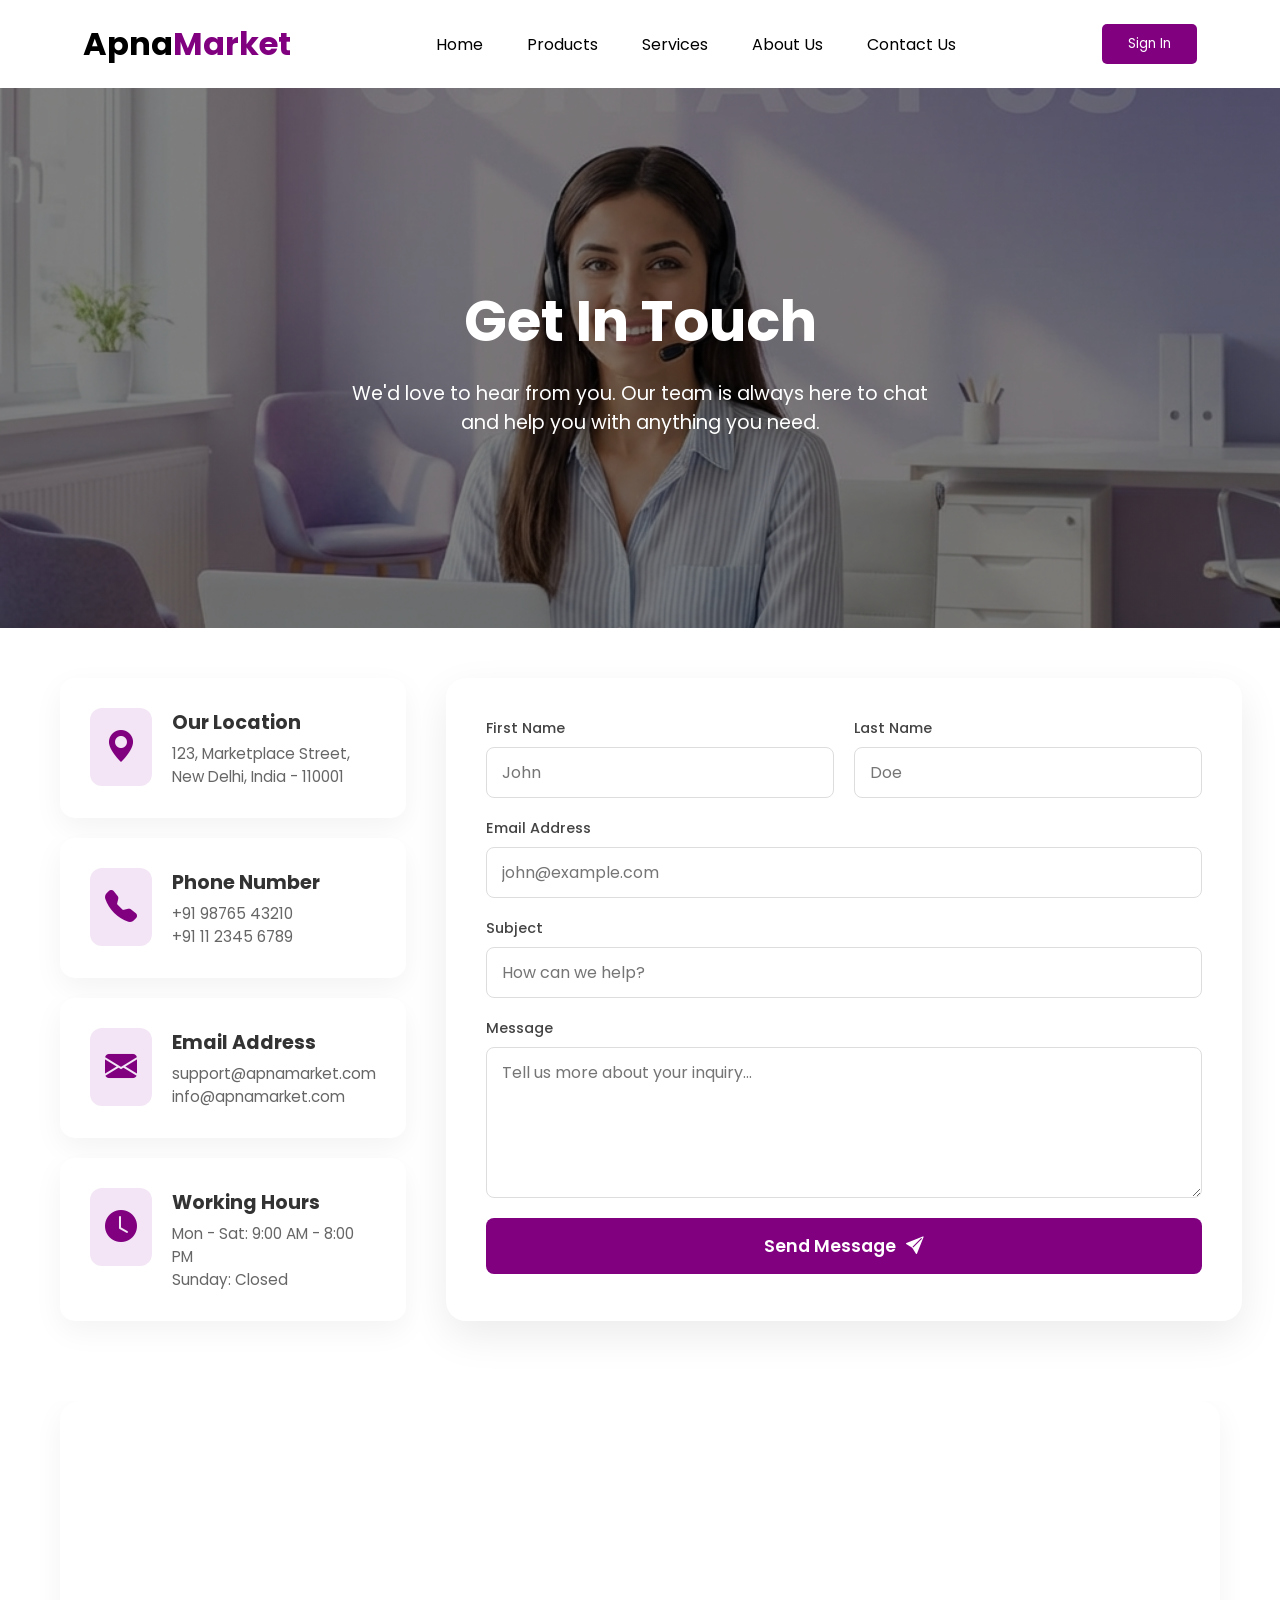
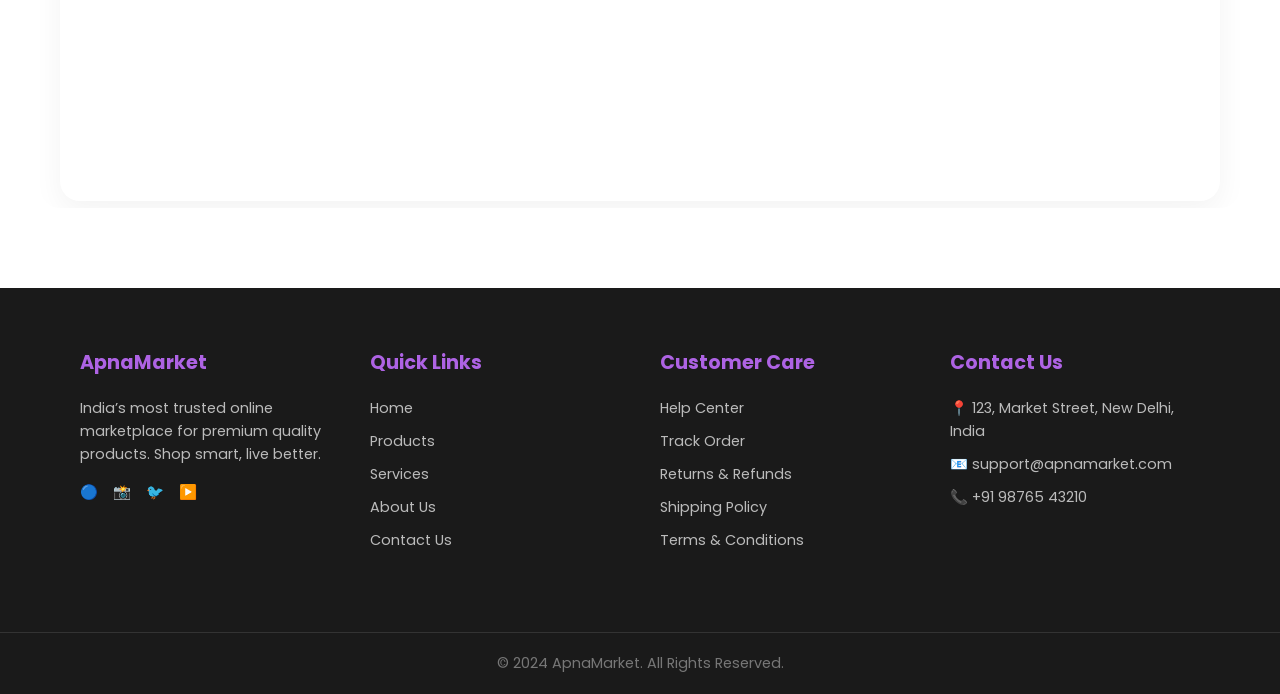
<file: contact.html>
<!DOCTYPE html>
<html lang="en">

<head>
    <meta charset="UTF-8">
    <meta name="viewport" content="width=device-width, initial-scale=1.0">
    <title>ApnaMarket – Contact Us</title>
    <link rel="stylesheet" href="./style.css">
    <link rel="stylesheet" href="https://cdn.jsdelivr.net/npm/bootstrap-icons@1.13.1/font/bootstrap-icons.min.css">
</head>

<body>
    <header>
        <div class="logo">
            <h1>Apna<span>Market</span></h1>
        </div>
        <div class="nav-links">
            <a href="./index.html">Home</a>
            <a href="./product.html">Products</a>
            <a href="./services.html">Services</a>
            <a href="./about.html">About Us</a>
            <a href="./contact.html">Contact Us</a>
        </div>
        <div class="btn-group">
            <button>Sign In</button>
        </div>
    </header>

    <section class="contact-hero animate-fade-in">
        <h1>Get In Touch</h1>
        <p>We'd love to hear from you. Our team is always here to chat and help you with anything you need.</p>
    </section>

    <div class="contact-wrapper animate-slide-up">
        <aside class="contact-info">
            <div class="info-card">
                <i class="bi bi-geo-alt-fill"></i>
                <div>
                    <h3>Our Location</h3>
                    <p>123, Marketplace Street, <br>New Delhi, India - 110001</p>
                </div>
            </div>

            <div class="info-card">
                <i class="bi bi-telephone-fill"></i>
                <div>
                    <h3>Phone Number</h3>
                    <p>+91 98765 43210</p>
                    <p>+91 11 2345 6789</p>
                </div>
            </div>

            <div class="info-card">
                <i class="bi bi-envelope-fill"></i>
                <div>
                    <h3>Email Address</h3>
                    <p>support@apnamarket.com</p>
                    <p>info@apnamarket.com</p>
                </div>
            </div>

            <div class="info-card">
                <i class="bi bi-clock-fill"></i>
                <div>
                    <h3>Working Hours</h3>
                    <p>Mon - Sat: 9:00 AM - 8:00 PM</p>
                    <p>Sunday: Closed</p>
                </div>
            </div>
        </aside>

        <section class="contact-form-container">
            <form id="contactForm" class="contact-form">
                <div class="form-group">
                    <label for="firstName">First Name</label>
                    <input type="text" id="firstName" placeholder="John" required>
                </div>
                <div class="form-group">
                    <label for="lastName">Last Name</label>
                    <input type="text" id="lastName" placeholder="Doe" required>
                </div>
                <div class="form-group full-width">
                    <label for="email">Email Address</label>
                    <input type="email" id="email" placeholder="john@example.com" required>
                </div>
                <div class="form-group full-width">
                    <label for="subject">Subject</label>
                    <input type="text" id="subject" placeholder="How can we help?" required>
                </div>
                <div class="form-group full-width">
                    <label for="message">Message</label>
                    <textarea id="message" rows="5" placeholder="Tell us more about your inquiry..."
                        required></textarea>
                </div>
                <button type="submit" class="submit-btn" id="submitBtn">
                    Send Message <i class="bi bi-send-fill"></i>
                </button>
            </form>
        </section>
    </div>

    <section class="map-container">
        <iframe
            src="https://www.google.com/maps/embed?pb=!1m18!1m12!1m3!1d112063.26871578112!2d77.11718919726563!3d28.629676700000004!2m3!1f0!2f0!3f0!3m2!1i1024!2i768!4f13.1!3m3!1m2!1s0x390cfd5b347eb62d%3A0x37205b331ea061ef!2sNew%20Delhi%2C%20Delhi!5e0!3m2!1sen!2sin!4v1704876543210!5m2!1sen!2sin"
            width="600" height="450" style="border:0;" allowfullscreen="" loading="lazy"
            referrerpolicy="no-referrer-when-downgrade"></iframe>
    </section>

    <!-- Footer -->
    <footer>
        <div class="footer-container">
            <div class="footer-col">
                <h3>ApnaMarket</h3>
                <p>India’s most trusted online marketplace for premium quality products. Shop smart, live better.</p>
                <div class="social-links">
                    <a href="#" class="social-icon">🔵</a>
                    <a href="#" class="social-icon">📸</a>
                    <a href="#" class="social-icon">🐦</a>
                    <a href="#" class="social-icon">▶️</a>
                </div>
            </div>
            <div class="footer-col">
                <h3>Quick Links</h3>
                <a href="./index.html">Home</a>
                <a href="./product.html">Products</a>
                <a href="./services.html">Services</a>
                <a href="./about.html">About Us</a>
                <a href="./contact.html">Contact Us</a>
            </div>
            <div class="footer-col">
                <h3>Customer Care</h3>
                <a href="#">Help Center</a>
                <a href="#">Track Order</a>
                <a href="#">Returns & Refunds</a>
                <a href="#">Shipping Policy</a>
                <a href="#">Terms & Conditions</a>
            </div>
            <div class="footer-col">
                <h3>Contact Us</h3>
                <p>📍 123, Market Street, New Delhi, India</p>
                <p>📧 support@apnamarket.com</p>
                <p>📞 +91 98765 43210</p>
            </div>
        </div>
        <div class="footer-bottom">
            <p>&copy; 2024 ApnaMarket. All Rights Reserved.</p>
        </div>
    </footer>

    <script shadow>
        document.getElementById('contactForm').addEventListener('submit', function (e) {
            e.preventDefault();
            const btn = document.getElementById('submitBtn');
            const originalText = btn.innerHTML;

            btn.innerHTML = 'Sending... <i class="bi bi-hourglass-split"></i>';
            btn.disabled = true;

            setTimeout(() => {
                alert('Thank you for your message! We will get back to you soon.');
                btn.innerHTML = originalText;
                btn.disabled = false;
                this.reset();
            }, 1500);
        });
    </script>
</body>

</html>
</file>
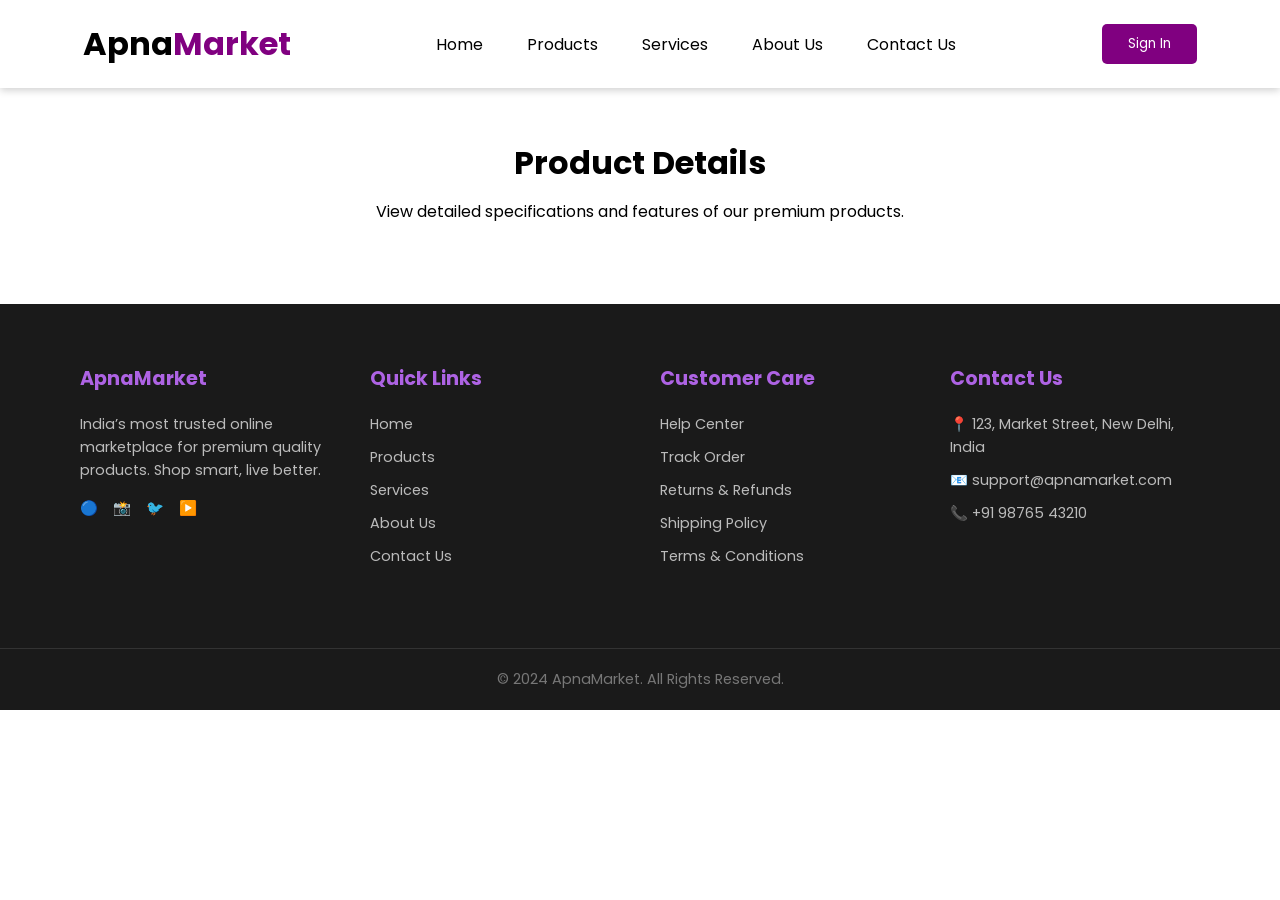
<file: productDetails.html>
<!DOCTYPE html>
<html lang="en">

<head>
    <meta charset="UTF-8">
    <meta name="viewport" content="width=device-width, initial-scale=1.0">
    <title>ApnaMarket – Product Details</title>
    <link rel="stylesheet" href="./style.css">
</head>

<body>
    <header>
        <div class="logo">
            <h1>Apna<span>Market</span></h1>
        </div>
        <div class="nav-links">
            <a href="./index.html">Home</a>
            <a href="./product.html">Products</a>
            <a href="./services.html">Services</a>
            <a href="./about.html">About Us</a>
            <a href="./contact.html">Contact Us</a>
        </div>
        <div class="btn-group">
            <button>Sign In</button>
        </div>
    </header>
    <div class="title animate-slide-up">
        <h1>Product Details</h1>
        <p>View detailed specifications and features of our premium products.</p>
    </div>

    <!-- Footer -->
    <footer>
        <div class="footer-container">
            <div class="footer-col">
                <h3>ApnaMarket</h3>
                <p>India’s most trusted online marketplace for premium quality products. Shop smart, live better.</p>
                <div class="social-links">
                    <a href="#" class="social-icon">🔵</a>
                    <a href="#" class="social-icon">📸</a>
                    <a href="#" class="social-icon">🐦</a>
                    <a href="#" class="social-icon">▶️</a>
                </div>
            </div>
            <div class="footer-col">
                <h3>Quick Links</h3>
                <a href="./index.html">Home</a>
                <a href="./product.html">Products</a>
                <a href="./services.html">Services</a>
                <a href="./about.html">About Us</a>
                <a href="./contact.html">Contact Us</a>
            </div>
            <div class="footer-col">
                <h3>Customer Care</h3>
                <a href="#">Help Center</a>
                <a href="#">Track Order</a>
                <a href="#">Returns & Refunds</a>
                <a href="#">Shipping Policy</a>
                <a href="#">Terms & Conditions</a>
            </div>
            <div class="footer-col">
                <h3>Contact Us</h3>
                <p>📍 123, Market Street, New Delhi, India</p>
                <p>📧 support@apnamarket.com</p>
                <p>📞 +91 98765 43210</p>
            </div>
        </div>
        <div class="footer-bottom">
            <p>&copy; 2024 ApnaMarket. All Rights Reserved.</p>
        </div>
    </footer>
</body>

</html>
</file>
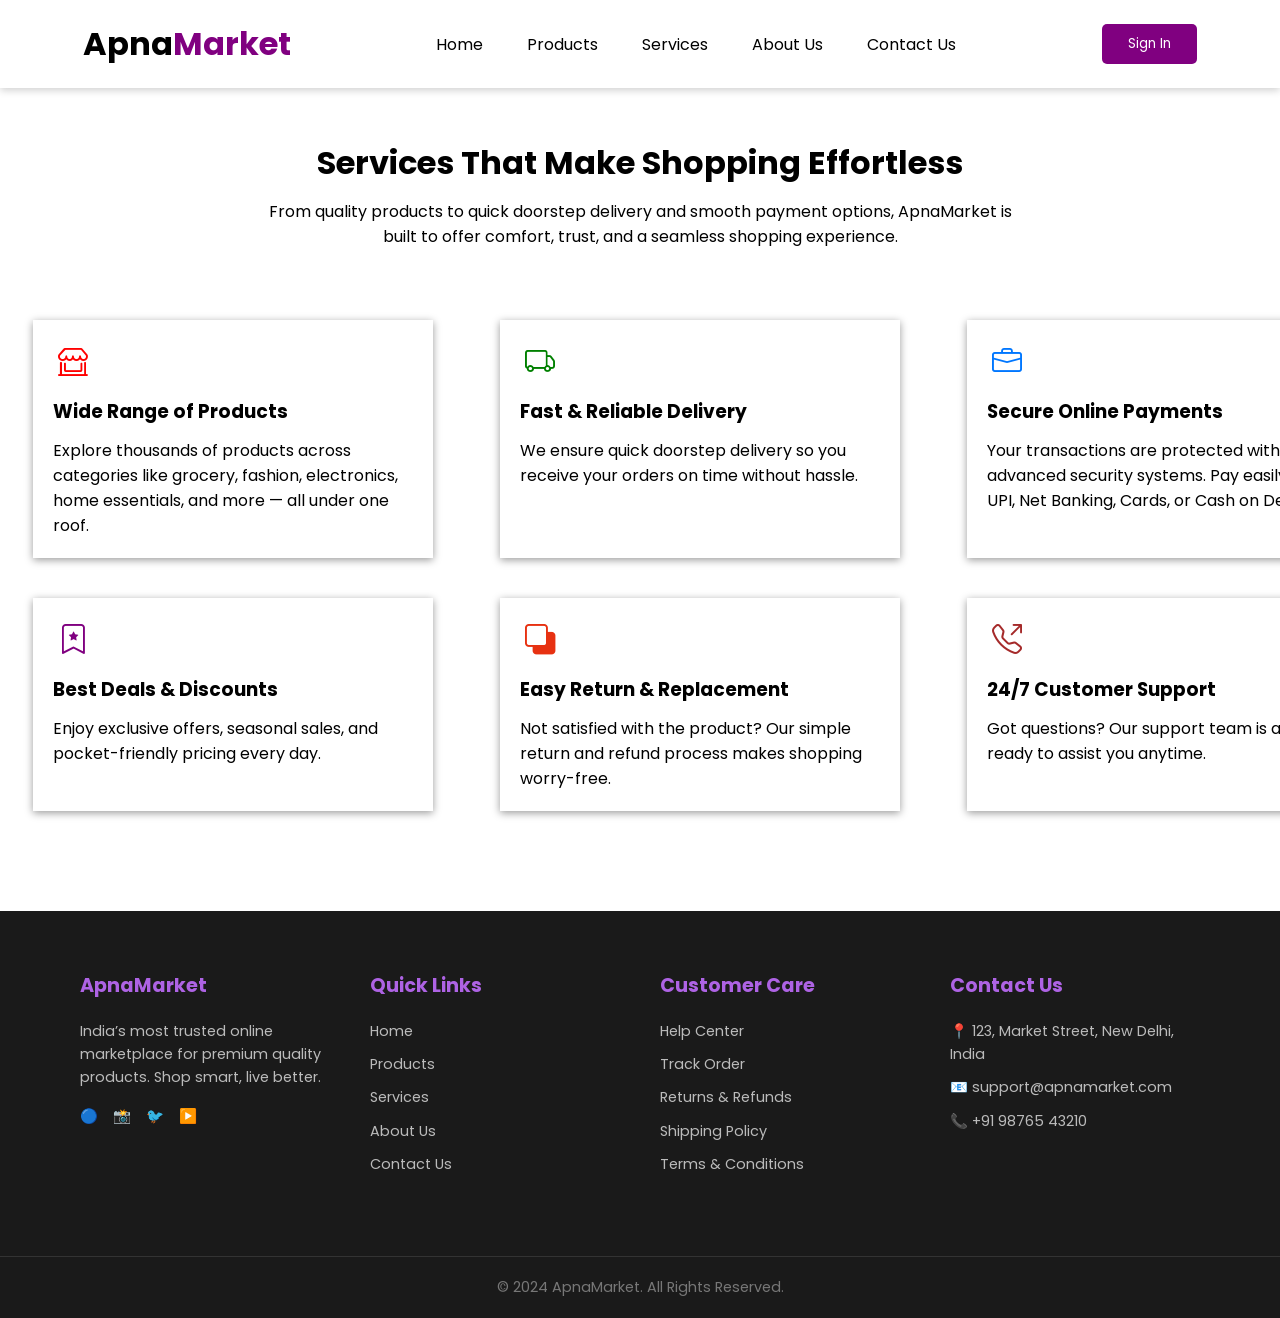
<file: services.html>
<!DOCTYPE html>
<html lang="en">

<head>
    <meta charset="UTF-8">
    <meta name="viewport" content="width=device-width, initial-scale=1.0">
    <title>ApnaMarket – Services</title>
    <link rel="stylesheet" href="./style.css">
    <link rel="stylesheet" href="https://cdn.jsdelivr.net/npm/bootstrap-icons@1.13.1/font/bootstrap-icons.min.css">
</head>

<body>
    <header>
        <div class="logo">
            <h1>Apna<span>Market</span></h1>
        </div>
        <div class="nav-links">
            <a href="./index.html">Home</a>
            <a href="./product.html">Products</a>
            <a href="./services.html">Services</a>
            <a href="./about.html">About Us</a>
            <a href="./contact.html">Contact Us</a>
        </div>
        <div class="btn-group">
            <button>Sign In</button>
        </div>
    </header>


    <div class="title animate-slide-up">
        <h1>Services That Make Shopping Effortless</h1>
        <p>From quality products to quick doorstep delivery and smooth payment options, ApnaMarket is built to offer
            comfort, trust, and a seamless shopping experience.</p>
    </div>


    <div class="services-container animate-slide-up delay-200">
        <div class="services-card">
            <i class="bi bi-shop-window"></i>
            <h3>Wide Range of Products</h3>
            <p>Explore thousands of products across categories like grocery, fashion, electronics, home essentials, and
                more — all under one roof.</p>
        </div>

        <div class="services-card">
            <i class="bi bi-truck"></i>
            <h3>Fast & Reliable Delivery</h3>
            <p>We ensure quick doorstep delivery so you receive your orders on time without hassle.</p>
        </div>

        <div class="services-card">
            <i class="bi bi-briefcase"></i>
            <h3>Secure Online Payments</h3>
            <p>Your transactions are protected with advanced security systems. Pay easily using UPI, Net Banking, Cards,
                or Cash on Delivery.</p>
        </div>

        <div class="services-card">
            <i class="bi bi-bookmark-star"></i>
            <h3>Best Deals & Discounts</h3>
            <p>Enjoy exclusive offers, seasonal sales, and pocket-friendly pricing every day.</p>
        </div>

        <div class="services-card">
            <i class="bi bi-back"></i>
            <h3>Easy Return & Replacement</h3>
            <p>Not satisfied with the product? Our simple return and refund process makes shopping worry-free.</p>
        </div>

        <div class="services-card">
            <i class="bi bi-telephone-outbound"></i>
            <h3>24/7 Customer Support</h3>
            <p>Got questions? Our support team is always ready to assist you anytime.</p>
        </div>

    </div>
    <!-- Footer -->
    <footer>
        <div class="footer-container">
            <div class="footer-col">
                <h3>ApnaMarket</h3>
                <p>India’s most trusted online marketplace for premium quality products. Shop smart, live better.</p>
                <div class="social-links">
                    <a href="#" class="social-icon">🔵</a>
                    <a href="#" class="social-icon">📸</a>
                    <a href="#" class="social-icon">🐦</a>
                    <a href="#" class="social-icon">▶️</a>
                </div>
            </div>
            <div class="footer-col">
                <h3>Quick Links</h3>
                <a href="./index.html">Home</a>
                <a href="./product.html">Products</a>
                <a href="./services.html">Services</a>
                <a href="./about.html">About Us</a>
                <a href="./contact.html">Contact Us</a>
            </div>
            <div class="footer-col">
                <h3>Customer Care</h3>
                <a href="#">Help Center</a>
                <a href="#">Track Order</a>
                <a href="#">Returns & Refunds</a>
                <a href="#">Shipping Policy</a>
                <a href="#">Terms & Conditions</a>
            </div>
            <div class="footer-col">
                <h3>Contact Us</h3>
                <p>📍 123, Market Street, New Delhi, India</p>
                <p>📧 support@apnamarket.com</p>
                <p>📞 +91 98765 43210</p>
            </div>
        </div>
        <div class="footer-bottom">
            <p>&copy; 2024 ApnaMarket. All Rights Reserved.</p>
        </div>
    </footer>
</body>

</html>
</file>
<file: style.css>
@import url('https://fonts.googleapis.com/css2?family=Poppins:ital,wght@0,100;0,200;0,300;0,400;0,500;0,600;0,700;0,800;0,900;1,100;1,200;1,300;1,400;1,500;1,600;1,700;1,800;1,900&display=swap');

* {
    margin: 0;
    padding: 0;
    box-sizing: border-box;
    font-family: "Poppins", sans-serif;
}

header {
    display: flex;
    justify-content: space-around;
    align-items: center;
    padding: 20px;
    box-shadow: 0 2px 8px rgba(0, 0, 0, .2);
}

.nav-links a {
    text-decoration: none;
    margin: 0 20px;
    color: black;
}

.logo h1 span {
    color: purple;
}

.btn-group button,
.btn button {
    padding: 10px 26px;
    border: 0;
    border-radius: 5px;
    background-color: purple;
    color: white;
    cursor: pointer;
}


.hero {
    display: flex;
    justify-content: space-around;
    align-items: center;
    gap: 30px;
    margin: 2% 5%;
    height: 70vh;
}

.hero-content {
    margin-left: 4%;
}

.hero-content p {
    margin: 14px 0;
}

.hero-content button {
    padding: 12px 30px;
    border: 0;
    background-color: purple;
    color: white;
    font-weight: bold;
    letter-spacing: 2px;
    border-radius: 5px;
}

.hero-img img {
    width: 600px;
    border-radius: 5px;
}

.title {
    text-align: center;
    margin: 4% 0;
}

.title p {
    width: 60%;
    margin: 12px auto;
}

/* product-container */
.product-container {
    display: flex;
    justify-content: space-around;
    gap: 20px;
    flex-wrap: wrap;
}

.product-card {
    width: 320px;
    box-shadow: 0 2px 8px rgba(0, 0, 0, .4);
    margin: 20px;
    text-align: center;
    padding: 20px;
}

.product-card img {
    width: 240px;
    height: 300px;
    object-fit: contain;
}

.product-info {
    text-align: left;
}

.product-info p {
    margin: 12px 0;
}

.bottom {
    display: flex;
    justify-content: space-between;
    align-items: center;
}


/* services-container */
.services-container {
    display: flex;
    justify-content: space-around;
    flex-wrap: wrap;
    margin: 4% auto;
    width: 1400px;
}

.services-card {
    width: 400px;
    margin: 20px;
    padding: 20px;
    box-shadow: 0 2px 8px rgba(0, 0, 0, .4);
}

.services-card h3 {
    margin: 12px 0;
}

.services-card .bi {
    font-size: 30px;
    margin-left: 5px;
}

.bi-shop-window {
    color: red;
}

.bi-truck {
    color: green;
}

.bi-briefcase {
    color: rgb(0, 119, 255);
}

.bi-bookmark-star {
    color: purple;
}

.bi-back {
    color: rgb(231, 49, 17);
}

.bi-telephone-outbound {
    color: brown;
}

/* About Section */
.about-container {
    display: flex;
    justify-content: space-around;
    align-items: center;
    gap: 30px;
    margin: 4% 5%;
}

.about-container img {
    width: 500px;
    border-radius: 5px;
}

.about-content p {
    margin: 14px 0;
}

.about-content li {
    margin: 5px 20px;
    list-style: none;

}

.about-content li::before {
    content: '✔';
    color: purple;
    margin-right: 10px;
}

/* Contact Page Styles */
.contact-hero {
    height: 60vh;
    background: linear-gradient(rgba(0, 0, 0, 0.5), rgba(0, 0, 0, 0.5)), url('./contact-banner.png');
    background-size: cover;
    background-position: center;
    display: flex;
    flex-direction: column;
    justify-content: center;
    align-items: center;
    text-align: center;
    color: white;
    margin-bottom: 50px;
}

.contact-hero h1 {
    font-size: 3.5rem;
    margin-bottom: 15px;
    font-weight: 700;
}

.contact-hero p {
    font-size: 1.2rem;
    max-width: 600px;
}

.contact-wrapper {
    max-width: 1200px;
    margin: 0 auto 80px auto;
    padding: 0 20px;
    display: grid;
    grid-template-columns: 1fr 2fr;
    gap: 40px;
}

.contact-info {
    display: flex;
    flex-direction: column;
    gap: 20px;
}

.info-card {
    background: white;
    padding: 30px;
    border-radius: 15px;
    box-shadow: 0 10px 30px rgba(0, 0, 0, 0.05);
    display: flex;
    align-items: flex-start;
    gap: 20px;
    transition: transform 0.3s ease;
}

.info-card:hover {
    transform: translateY(-5px);
}

.info-card i {
    font-size: 2rem;
    color: purple;
    background: #f3e5f5;
    padding: 15px;
    border-radius: 12px;
}

.info-card h3 {
    font-size: 1.2rem;
    margin-bottom: 5px;
    color: #333;
}

.info-card p {
    color: #666;
    font-size: 0.95rem;
}

.contact-form-container {
    background: white;
    padding: 40px;
    border-radius: 20px;
    box-shadow: 0 15px 40px rgba(0, 0, 0, 0.08);
}

.contact-form {
    display: grid;
    grid-template-columns: 1fr 1fr;
    gap: 20px;
}

.form-group {
    display: flex;
    flex-direction: column;
    gap: 8px;
}

.form-group.full-width {
    grid-column: span 2;
}

.form-group label {
    font-weight: 500;
    color: #444;
    font-size: 0.9rem;
}

.form-group input,
.form-group textarea {
    padding: 12px 15px;
    border: 1px solid #ddd;
    border-radius: 8px;
    font-family: inherit;
    font-size: 1rem;
    transition: border-color 0.3s ease, box-shadow 0.3s ease;
}

.form-group input:focus,
.form-group textarea:focus {
    outline: none;
    border-color: purple;
    box-shadow: 0 0 0 3px rgba(128, 0, 128, 0.1);
}

.submit-btn {
    grid-column: span 2;
    padding: 15px;
    background: purple;
    color: white;
    border: none;
    border-radius: 8px;
    font-size: 1.1rem;
    font-weight: 600;
    cursor: pointer;
    transition: background 0.3s ease;
    display: flex;
    align-items: center;
    justify-content: center;
    gap: 10px;
}

.submit-btn:hover {
    background: #6a006a;
}

.map-container {
    max-width: 1200px;
    margin: 0 auto 80px auto;
    padding: 0 20px;
    border-radius: 20px;
    overflow: hidden;
}

.map-container iframe {
    width: 100%;
    height: 400px;
    border-radius: 20px;
    box-shadow: 0 10px 30px rgba(0, 0, 0, 0.05);
}

@media (max-width: 992px) {
    .contact-wrapper {
        grid-template-columns: 1fr;
    }

    .contact-hero h1 {
        font-size: 2.5rem;
    }
}

@media (max-width: 600px) {
    .contact-form {
        grid-template-columns: 1fr;
    }

    .form-group.full-width {
        grid-column: span 1;
    }

    .submit-btn {
        grid-column: span 1;
    }
}

/* Animation Keyframes */
@keyframes fadeIn {
    from {
        opacity: 0;
    }

    to {
        opacity: 1;
    }
}

@keyframes slideUp {
    from {
        opacity: 0;
        transform: translateY(30px);
    }

    to {
        opacity: 1;
        transform: translateY(0);
    }
}

@keyframes zoomIn {
    from {
        opacity: 0;
        transform: scale(0.9);
    }

    to {
        opacity: 1;
        transform: scale(1);
    }
}

/* Animation Utilities */
.animate-fade-in {
    animation: fadeIn 1s ease-out forwards;
}

.animate-slide-up {
    animation: slideUp 0.8s ease-out forwards;
}

.animate-zoom-in {
    animation: zoomIn 0.8s ease-out forwards;
}

/* Stagger animations */
.delay-100 {
    animation-delay: 0.1s;
}

.delay-200 {
    animation-delay: 0.2s;
}

.delay-300 {
    animation-delay: 0.3s;
}

/* Enhanced Button Effects */
.btn-group button,
.btn button,
.hero-content button,
.submit-btn {
    transition: all 0.3s ease;
    position: relative;
    overflow: hidden;
}

.btn-group button:hover,
.btn button:hover,
.hero-content button:hover,
.submit-btn:hover {
    transform: translateY(-2px);
    box-shadow: 0 5px 15px rgba(128, 0, 128, 0.4);
    background-color: #6a006a;
}

/* Card Hover Effects */
.product-card,
.services-card,
.info-card {
    transition: all 0.3s ease;
}

.product-card:hover,
.services-card:hover,
.info-card:hover {
    transform: translateY(-10px);
    box-shadow: 0 15px 30px rgba(0, 0, 0, 0.1);
}

.product-card img {
    transition: transform 0.5s ease;
}

.product-card:hover img {
    transform: scale(1.05);
}

/* Features Section (New) */
.features-section {
    padding: 60px 5%;
    background-color: #f9f9f9;
    text-align: center;
}

.features-grid {
    display: flex;
    justify-content: space-around;
    flex-wrap: wrap;
    gap: 30px;
    margin-top: 40px;
}

.feature-box {
    background: white;
    padding: 30px;
    border-radius: 10px;
    width: 300px;
    box-shadow: 0 5px 15px rgba(0, 0, 0, 0.05);
    transition: transform 0.3s ease;
}

.feature-box:hover {
    transform: translateY(-5px);
}

.feature-icon {
    font-size: 2.5rem;
    color: purple;
    margin-bottom: 15px;
}

/* Footer Section */
footer {
    background-color: #1a1a1a;
    color: #fff;
    padding: 60px 0 20px;
    margin-top: 80px;
}

.footer-container {
    display: flex;
    justify-content: space-around;
    flex-wrap: wrap;
    max-width: 1200px;
    margin: 0 auto;
    padding: 0 20px;
}

.footer-col {
    width: 250px;
    margin-bottom: 30px;
}

.footer-col h3 {
    font-size: 1.2rem;
    margin-bottom: 20px;
    color: #ae63e4;
    /* Light purple */
}

.footer-col p,
.footer-col a {
    color: #bbb;
    font-size: 0.9rem;
    line-height: 1.6;
    text-decoration: none;
    display: block;
    margin-bottom: 10px;
    transition: color 0.3s ease;
}

.footer-col a:hover {
    color: #fff;
    padding-left: 5px;
}

.social-links {
    display: flex;
    gap: 15px;
    margin-top: 15px;
}

.social-icon {
    color: white;
    font-size: 1.2rem;
    transition: transform 0.3s ease;
}

.social-icon:hover {
    transform: scale(1.2);
    color: #ae63e4;
}

.footer-bottom {
    text-align: center;
    border-top: 1px solid #333;
    padding-top: 20px;
    margin-top: 40px;
    color: #777;
    font-size: 0.9rem;
}

/* Media Queries for Footer */
@media (max-width: 768px) {
    .footer-container {
        flex-direction: column;
        text-align: center;
    }

    .footer-col {
        width: 100%;
    }

    .social-links {
        justify-content: center;
    }
}
</file>
